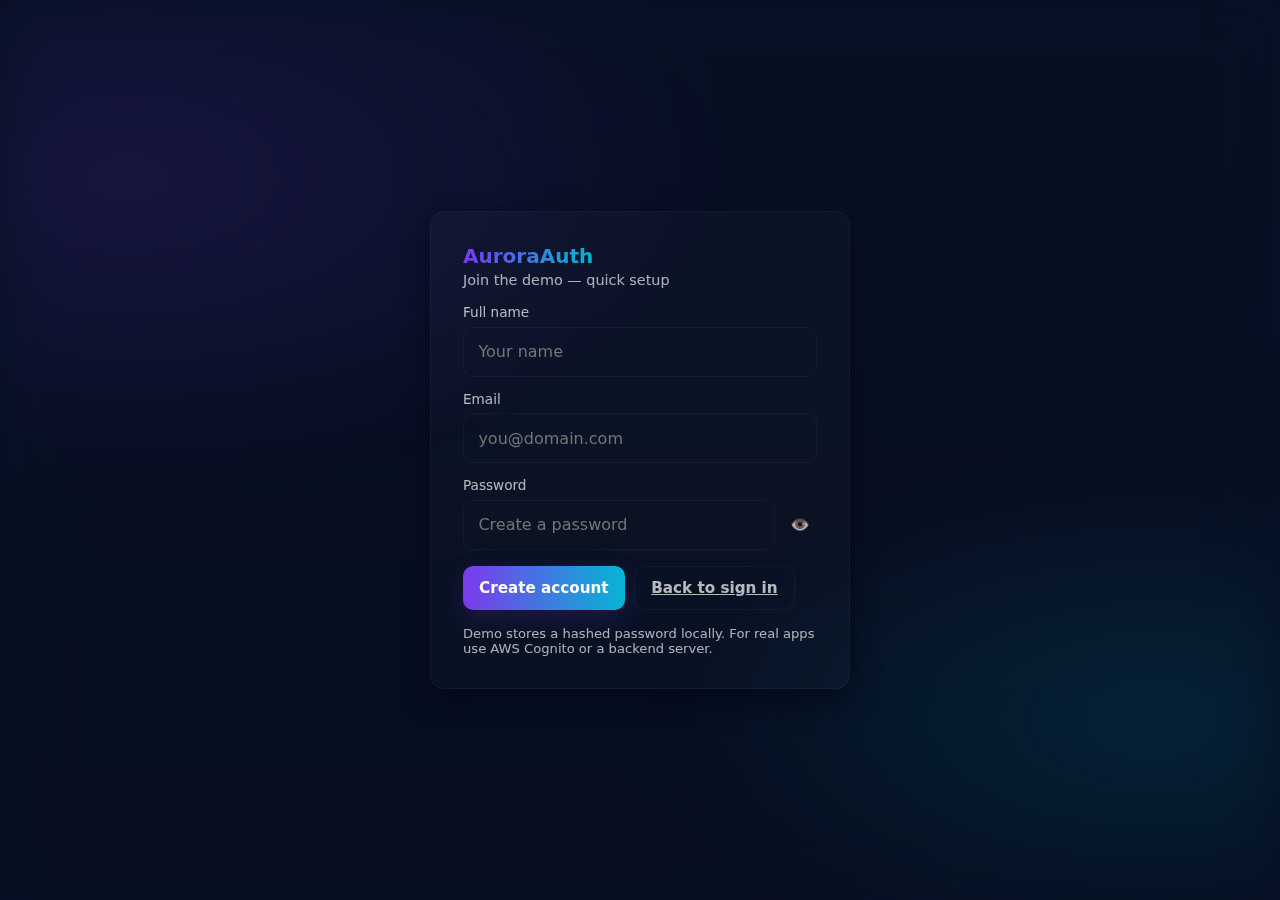
<file: interface.html>
<!doctype html>
<html lang="en">
<head>
  <meta charset="utf-8" />
  <meta name="viewport" content="width=device-width,initial-scale=1" />
  <title>Register — AuroraAuth</title>
  <!-- css -->
  <link rel="stylesheet" href="login-register-styles.css" />
</head>
<body>
  <div class="aurora-bg" aria-hidden="true"></div>

  <main class="wrap">
    <section class="card auth-card">
      <header class="card-header">
        <div class="logo">AuroraAuth</div>
        <p class="tag">Join the demo — quick setup</p>
      </header>

      <form id="registerForm" class="form" autocomplete="on" novalidate>
        <div class="field">
          <label for="name">Full name</label>
          <input id="name" name="name" type="text" required placeholder="Your name" />
        </div>

        <div class="field">
          <label for="regEmail">Email</label>
          <input id="regEmail" name="email" type="email" required placeholder="you@domain.com" />
        </div>

        <div class="field">
          <label for="regPassword">Password</label>
          <div class="pw-wrap">
            <input id="regPassword" name="password" type="password" required minlength="6" placeholder="Create a password" />
            <button id="togglePwReg" type="button" class="icon-btn" aria-label="Show password">👁️</button>
          </div>
        </div>

        <div class="actions">
          <button type="submit" class="btn primary">Create account</button>
          <a class="btn ghost" href="login.html">Back to sign in</a>
        </div>
      </form>

      <footer class="muted">Demo stores a hashed password locally. For real apps use AWS Cognito or a backend server.</footer>
    </section>
  </main>

  <div id="toast" role="status" aria-live="polite"></div>

  <script src="auth.js"></script>
  <script>
    document.getElementById('togglePwReg').addEventListener('click', () => {
      const pw = document.getElementById('regPassword');
      pw.type = pw.type === 'password' ? 'text' : 'password';
    });

    document.getElementById('registerForm').addEventListener('submit', async (e) => {
      e.preventDefault();
      const name = document.getElementById('name').value.trim();
      const email = document.getElementById('regEmail').value.trim().toLowerCase();
      const password = document.getElementById('regPassword').value;
      try {
        await registerUser({name, email, password});
        showToast('Account created — redirecting to dashboard…');
        setTimeout(() => window.location = 'login.html', 900);
      } catch (err) {
        showToast(err.message, true);
      }
    });
  </script>
</body>
</html>
</file>
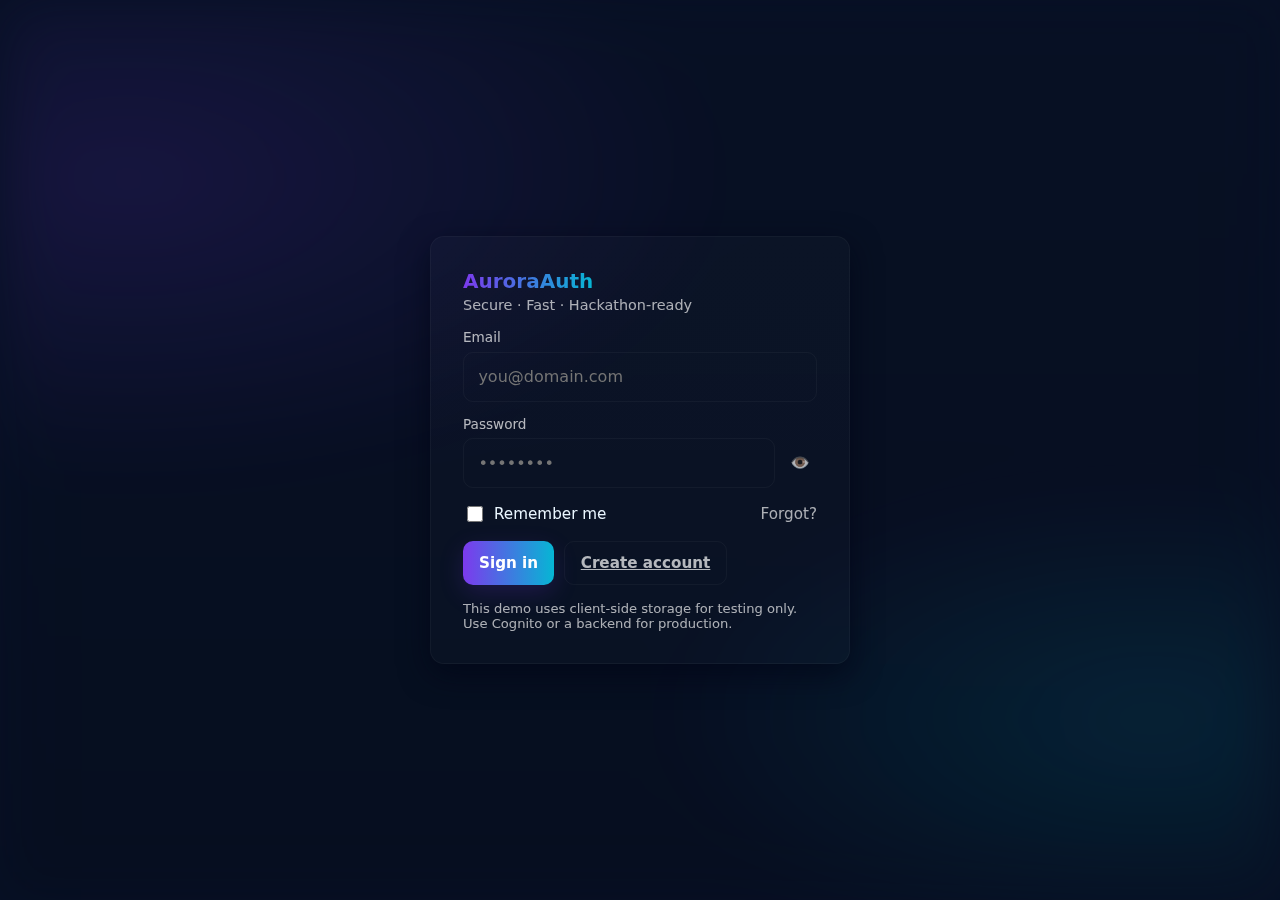
<file: login.html>
<!doctype html>
<html lang="en">
<head>
  <meta charset="utf-8" />
  <meta name="viewport" content="width=device-width,initial-scale=1" />
  <title>Login — AuroraAuth</title>
  <link rel="stylesheet" href="login-register-styles.css" />
</head>
<body>
  <div class="aurora-bg" aria-hidden="true"></div>

  <main class="wrap">
    <section class="card auth-card">
      <header class="card-header">
        <div class="logo">AuroraAuth</div>
        <p class="tag">Secure · Fast · Hackathon-ready</p>
      </header>

      <form id="loginForm" class="form" autocomplete="on" novalidate>
        <div class="field">
          <label for="email">Email</label>
          <input id="email" name="email" type="email" required placeholder="you@domain.com" />
        </div>

        <div class="field">
          <label for="password">Password</label>
          <div class="pw-wrap">
            <input id="password" name="password" type="password" required minlength="6" placeholder="••••••••" />
            <button id="togglePw" type="button" class="icon-btn" aria-label="Show password">👁️</button>
          </div>
        </div>

        <div class="row space-between">
          <label class="checkbox">
            <input type="checkbox" id="remember" />
            <span>Remember me</span>
          </label>
          <a class="link" href="#" id="forgotLink">Forgot?</a>
        </div>

        <div class="actions">
          <button type="submit" class="btn primary">Sign in</button>
          <a class="btn ghost" href="register.html">Create account</a>
        </div>
      </form>

      <footer class="muted">This demo uses client-side storage for testing only. Use Cognito or a backend for production.</footer>
    </section>
  </main>

  <div id="toast" role="status" aria-live="polite"></div>

  <script src="auth.js"></script>
  <script>
    // page-specific wirings
    document.getElementById('togglePw').addEventListener('click', () => {
      const pw = document.getElementById('password');
      pw.type = pw.type === 'password' ? 'text' : 'password';
    });

    document.getElementById('loginForm').addEventListener('submit', async (e) => {
      e.preventDefault();
      const email = document.getElementById('email').value.trim().toLowerCase();
      const password = document.getElementById('password').value;
      try {
        await loginUser({email, password});
        showToast('Welcome back — redirecting…');
        // redirect to index.html (protected landing)
        setTimeout(() => window.location = 'interface.html', 700);
      } catch (err) {
        showToast(err.message, true);
      }
    });
  </script>
</body>
</html>
</file>
<file: login-register-styles.css>
/* modern glass + aurora gradients */
:root{
  --bg:#071025;
  --glass: rgba(255,255,255,0.06);
  --muted: rgba(255,255,255,0.7);
  --accent1: #7c3aed;
  --accent2: #06b6d4;
  --radius: 14px;
  --card-width: 420px;
  --glass-border: rgba(255,255,255,0.04);
  --shadow: 0 10px 30px rgba(2,6,23,0.7);
  --ease: cubic-bezier(.2,.9,.3,1);
}

*{box-sizing:border-box;font-family:Inter,ui-sans-serif,system-ui,-apple-system,'Segoe UI',Roboto,'Helvetica Neue',Arial;color:#eaf6ff}
html,body{height:100%;margin:0;background:var(--bg);-webkit-font-smoothing:antialiased}
.aurora-bg{
  position:fixed;inset:0;pointer-events:none;z-index:0;
  background:
    radial-gradient(600px 300px at 10% 20%, rgba(124,58,237,0.14), transparent),
    radial-gradient(500px 240px at 90% 80%, rgba(6,182,212,0.12), transparent),
    linear-gradient(180deg, rgba(9,17,34,0.25), rgba(3,8,16,0.25));
  filter: blur(30px);
  transform: translateZ(0);
}

.wrap{
  min-height:100vh;display:flex;align-items:center;justify-content:center;padding:2rem;position:relative;z-index:2;
}

.card.auth-card{
  width:100%;max-width:var(--card-width);padding:2rem;border-radius:var(--radius);background:linear-gradient(180deg, rgba(255,255,255,0.02), rgba(255,255,255,0.015));
  border:1px solid var(--glass-border);box-shadow:var(--shadow);backdrop-filter:blur(8px);
  transition:transform 420ms var(--ease), box-shadow 420ms var(--ease);
}
.card.auth-card:hover{ transform: translateY(-6px); box-shadow: 0 18px 45px rgba(2,6,23,0.8); }

.card-header{ display:flex;flex-direction:column;align-items:flex-start;margin-bottom:1rem }
.logo{ font-weight:800;font-size:1.25rem; background:linear-gradient(90deg,var(--accent1),var(--accent2)); -webkit-background-clip:text; background-clip:text; color:transparent;}
.tag{ margin:0.25rem 0 0;font-size:0.9rem;color:var(--muted);opacity:0.95 }

.form{ margin-top:1rem }
.field{ margin-bottom:0.9rem }
.field label{ display:block;font-size:0.85rem;margin-bottom:0.4rem; color:var(--muted); }
.field input[type="text"],
.field input[type="email"],
.field input[type="password"]{
  width:100%;padding:0.9rem;border-radius:10px;border:1px solid rgba(255,255,255,0.04);background:transparent;color:inherit;outline:none;font-size:1rem;
  transition:box-shadow 200ms,var(--ease);
}
.field input:focus{ box-shadow: 0 6px 18px rgba(124,58,237,0.06); border-color: rgba(124,58,237,0.28); }

.pw-wrap{ display:flex; gap:0.5rem; align-items:center }
.icon-btn{ background:transparent;border:0;padding:0.45rem;border-radius:8px;cursor:pointer;font-size:1rem;line-height:1;color:var(--muted) }
.row{ display:flex;align-items:center;gap:1rem }
.space-between{ justify-content:space-between; margin-bottom:0.4rem }
.checkbox{ display:flex;align-items:center;gap:0.5rem; font-size:0.95rem; color:var(--muted) }
.checkbox input{ width:16px;height:16px;border-radius:4px }

.link{ color:var(--muted); text-decoration:none; font-size:0.95rem; opacity:0.95 }
.link:hover{ text-decoration:underline; color:var(--accent2) }

.actions{ display:flex; gap:0.6rem; margin-top:1rem }
.btn{ display:inline-flex; align-items:center; justify-content:center; padding:0.75rem 1rem; border-radius:10px; font-weight:700; cursor:pointer; border:0; font-size:0.95rem }
.btn.primary{ background:linear-gradient(90deg,var(--accent1),var(--accent2)); color:white; box-shadow:0 8px 24px rgba(124,58,237,0.18) }
.btn.ghost{ background:transparent; border:1px solid rgba(255,255,255,0.04); color:var(--muted) }

.muted{ font-size:0.82rem; margin-top:1rem; color:var(--muted); opacity:0.95 }

/* toast */
#toast{ position:fixed; left:50%; bottom:26px; transform:translateX(-50%); min-width:220px; padding:0.6rem 1rem; border-radius:10px; display:none; box-shadow:0 8px 22px rgba(2,6,23,0.6); font-weight:700; z-index:999; }

/* responsive */
@media (max-width:480px){
  .card.auth-card{ padding:1.2rem; margin:1rem; border-radius:12px }
  .actions{ flex-direction:column }
}
</file>
